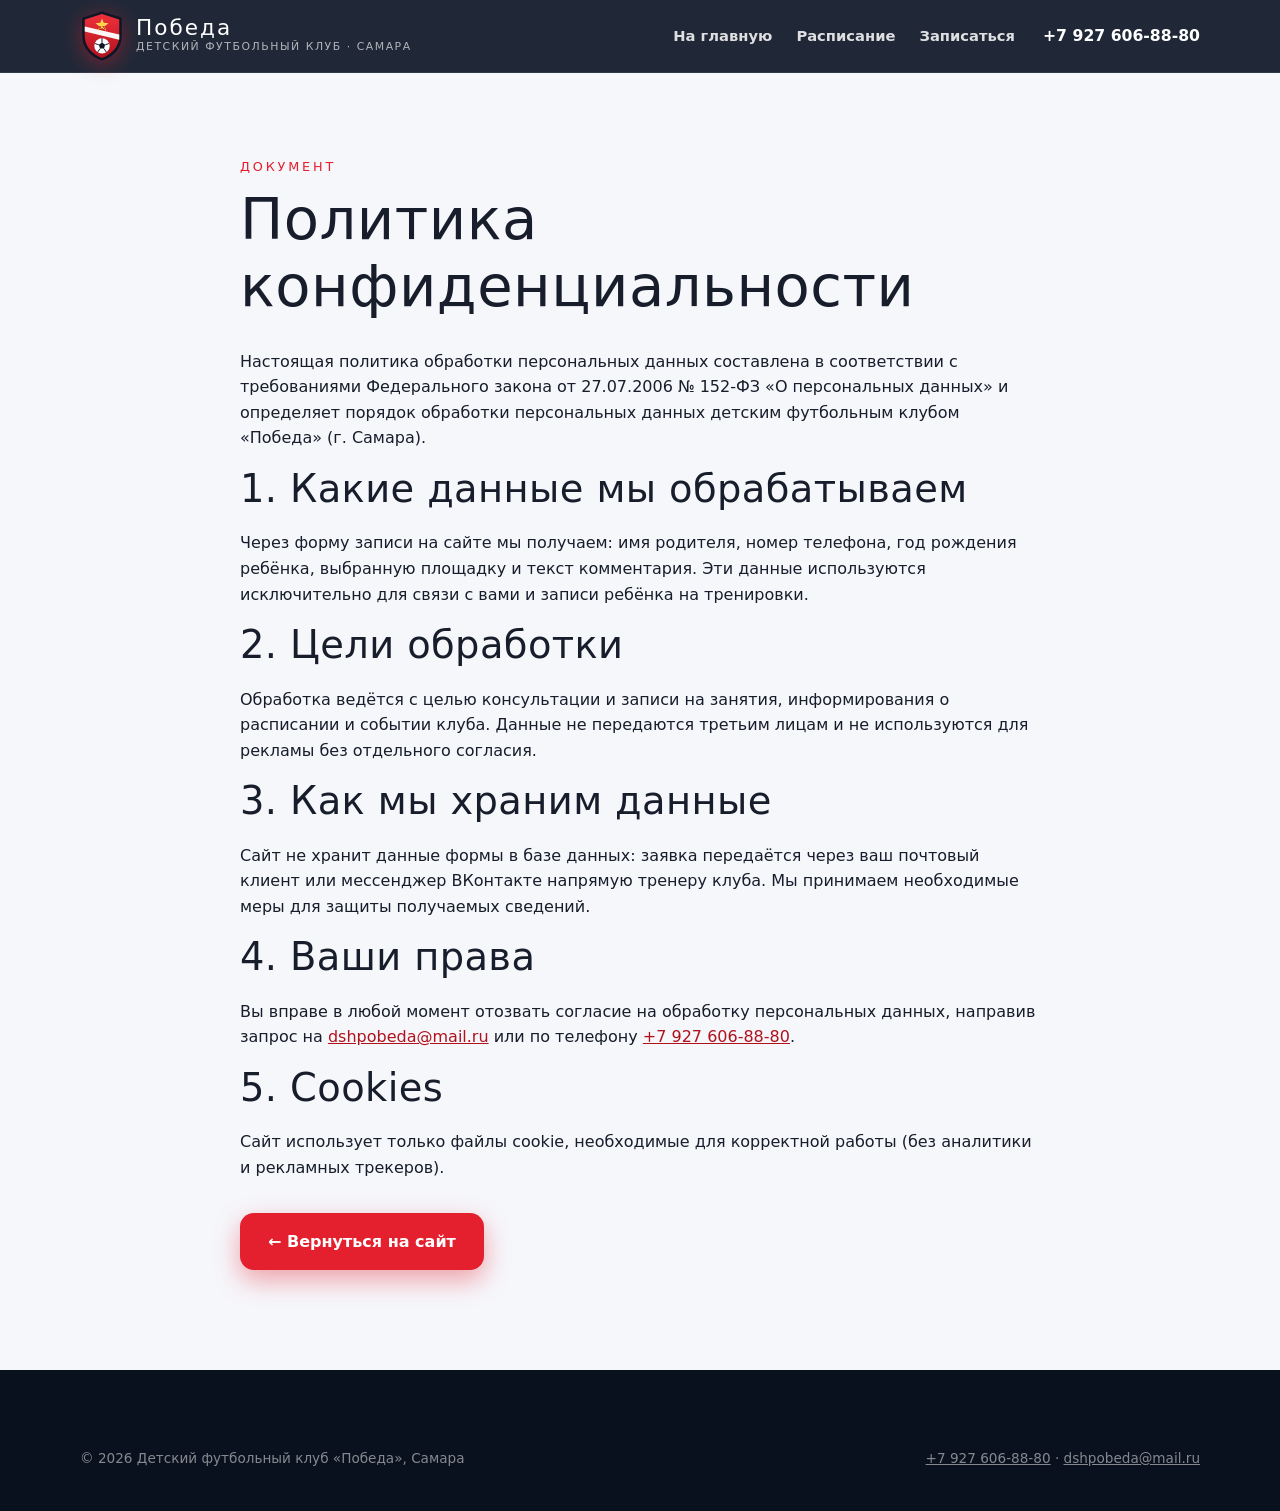
<file: privacy.html>
<!DOCTYPE html>
<html lang="ru">
<head>
<meta charset="UTF-8">
<meta name="viewport" content="width=device-width, initial-scale=1.0">
<title>Политика конфиденциальности — ДФК «Победа» Самара</title>
<meta name="description" content="Политика обработки персональных данных детского футбольного клуба «Победа» (Самара).">
<link rel="icon" type="image/svg+xml" href="assets/img/favicon.svg">
<link rel="stylesheet" href="assets/css/styles.css">
</head>
<body>
<header class="site-header">
  <div class="container header-inner">
    <a class="brand" href="index.html" aria-label="ДФК «Победа» — на главную">
      <img src="assets/img/crest.svg" alt="" class="brand-crest" width="44" height="52">
      <span class="brand-text">
        <span class="brand-name">Победа</span>
        <span class="brand-sub">детский футбольный клуб · Самара</span>
      </span>
    </a>
    <nav class="site-nav" id="site-nav" aria-label="Навигация">
      <a href="index.html">На главную</a>
      <a href="index.html#schedule">Расписание</a>
      <a href="index.html#signup">Записаться</a>
    </nav>
    <div class="header-actions">
      <a class="header-phone" href="tel:+79276068880">+7 927 606-88-80</a>
      <button class="burger" id="burger" aria-expanded="false" aria-controls="site-nav" aria-label="Открыть меню">
        <span></span><span></span><span></span>
      </button>
    </div>
  </div>
</header>

<main id="main">
  <section class="section">
    <div class="container container-narrow">
      <p class="kicker">Документ</p>
      <h1>Политика конфиденциальности</h1>
      <p>Настоящая политика обработки персональных данных составлена в соответствии с требованиями Федерального закона от 27.07.2006 № 152-ФЗ «О персональных данных» и определяет порядок обработки персональных данных детским футбольным клубом «Победа» (г. Самара).</p>

      <h2>1. Какие данные мы обрабатываем</h2>
      <p>Через форму записи на сайте мы получаем: имя родителя, номер телефона, год рождения ребёнка, выбранную площадку и текст комментария. Эти данные используются исключительно для связи с вами и записи ребёнка на тренировки.</p>

      <h2>2. Цели обработки</h2>
      <p>Обработка ведётся с целью консультации и записи на занятия, информирования о расписании и событии клуба. Данные не передаются третьим лицам и не используются для рекламы без отдельного согласия.</p>

      <h2>3. Как мы храним данные</h2>
      <p>Сайт не хранит данные формы в базе данных: заявка передаётся через ваш почтовый клиент или мессенджер ВКонтакте напрямую тренеру клуба. Мы принимаем необходимые меры для защиты получаемых сведений.</p>

      <h2>4. Ваши права</h2>
      <p>Вы вправе в любой момент отозвать согласие на обработку персональных данных, направив запрос на <a href="mailto:dshpobeda@mail.ru">dshpobeda@mail.ru</a> или по телефону <a href="tel:+79276068880">+7 927 606-88-80</a>.</p>

      <h2>5. Cookies</h2>
      <p>Сайт использует только файлы cookie, необходимые для корректной работы (без аналитики и рекламных трекеров).</p>

      <p style="margin-top:2em"><a class="btn btn-primary" href="index.html">← Вернуться на сайт</a></p>
    </div>
  </section>
</main>

<footer class="site-footer">
  <div class="container footer-bottom">
    <p>© <span id="year">2026</span> Детский футбольный клуб «Победа», Самара</p>
    <p><a href="tel:+79276068880" style="color:inherit">+7 927 606-88-80</a> · <a href="mailto:dshpobeda@mail.ru" style="color:inherit">dshpobeda@mail.ru</a></p>
  </div>
</footer>
<script src="assets/js/main.js"></script>
</body>
</html>
</file>
<file: assets/css/styles.css>
/* ============ ДФК «Победа» · Самара ============ */
:root{
  --navy:#0E1626;
  --navy-2:#13203A;
  --navy-3:#1B2C4E;
  --red:#E4202E;
  --red-dark:#B0121D;
  --gold:#FFD34D;
  --paper:#F6F7FB;
  --tint:#EEF1F8;
  --ink:#171D2B;
  --muted:#5A6478;
  --line:#DDE2EE;
  --white:#FFFFFF;
  --radius:18px;
  --shadow:0 18px 40px rgba(14,22,38,.12);
  --font-display:"Russo One", "Arial Black", system-ui, sans-serif;
  --font-body:"Manrope", system-ui, -apple-system, "Segoe UI", sans-serif;
}
*,*::before,*::after{box-sizing:border-box}
html{scroll-behavior:smooth}
@media (prefers-reduced-motion:reduce){
  html{scroll-behavior:auto}
  *,*::before,*::after{animation-duration:.01ms!important;animation-iteration-count:1!important;transition-duration:.01ms!important}
}
body{
  margin:0;
  font-family:var(--font-body);
  color:var(--ink);
  background:var(--paper);
  line-height:1.6;
  -webkit-font-smoothing:antialiased;
}
img{max-width:100%;height:auto;display:block}
a{color:var(--red-dark)}
h1,h2,h3{font-family:var(--font-display);font-weight:400;line-height:1.15;margin:0 0 .5em}
h1{font-size:clamp(2rem,4.6vw,3.6rem);letter-spacing:.5px}
h2{font-size:clamp(1.5rem,3vw,2.4rem);letter-spacing:.4px}
p{margin:0 0 1em}
.container{max-width:1160px;margin:0 auto;padding:0 20px}
.container-narrow{max-width:840px}
.skip-link{position:absolute;left:-9999px;top:0;background:var(--red);color:#fff;padding:10px 16px;z-index:100;border-radius:0 0 10px 0}
.skip-link:focus{left:0}
:focus-visible{outline:3px solid var(--gold);outline-offset:2px}

/* ---------- header ---------- */
.site-header{
  position:sticky;top:0;z-index:50;
  background:rgba(14,22,38,.92);
  backdrop-filter:blur(10px);
  border-bottom:1px solid rgba(255,255,255,.08);
}
.header-inner{display:flex;align-items:center;gap:18px;min-height:72px}
.brand{display:flex;align-items:center;gap:12px;text-decoration:none;color:#fff;margin-right:auto}
.brand-crest{width:44px;height:52px;filter:drop-shadow(0 4px 10px rgba(228,32,46,.45))}
.brand-name{font-family:var(--font-display);font-size:1.35rem;letter-spacing:2px;display:block;line-height:1;color:#fff}
.brand-sub{display:block;font-size:.68rem;letter-spacing:.14em;text-transform:uppercase;color:rgba(255,255,255,.65)}
.site-nav{display:flex;gap:4px;align-items:center}
.site-nav a{color:rgba(255,255,255,.85);text-decoration:none;font-weight:600;font-size:.92rem;padding:8px 10px;border-radius:10px;transition:background .2s,color .2s}
.site-nav a:hover{background:rgba(255,255,255,.1);color:#fff}
.nav-cta{background:var(--red)!important;color:#fff!important}
.nav-cta:hover{background:var(--red-dark)!important}
.header-phone{color:#fff;text-decoration:none;font-weight:800;font-size:.98rem;white-space:nowrap}
.header-phone:hover{color:var(--gold)}
.burger{display:none;flex-direction:column;gap:5px;background:none;border:0;padding:10px;cursor:pointer}
.burger span{display:block;width:26px;height:3px;background:#fff;border-radius:2px;transition:transform .25s,opacity .25s}
.burger[aria-expanded="true"] span:nth-child(1){transform:translateY(8px) rotate(45deg)}
.burger[aria-expanded="true"] span:nth-child(2){opacity:0}
.burger[aria-expanded="true"] span:nth-child(3){transform:translateY(-8px) rotate(-45deg)}
@media (max-width:960px){
  .site-nav{
    position:fixed;inset:72px 0 auto 0;flex-direction:column;align-items:stretch;
    background:var(--navy);padding:16px 20px 24px;gap:6px;
    transform:translateY(-110%);transition:transform .3s ease;box-shadow:var(--shadow);
  }
  .site-nav.open{transform:translateY(0)}
  .site-nav a{font-size:1.05rem;padding:12px}
  .burger{display:flex}
  .header-phone{display:none}
}

/* ---------- hero ---------- */
.hero{
  background:
    radial-gradient(1000px 500px at 85% -10%, rgba(228,32,46,.28), transparent 60%),
    linear-gradient(160deg, var(--navy) 0%, var(--navy-2) 70%, var(--navy-3) 100%);
  color:#fff;
  padding:64px 0 72px;
  overflow:hidden;
  position:relative;
}
.hero::after{
  content:"";position:absolute;right:-140px;top:-140px;width:420px;height:420px;border-radius:50%;
  border:56px solid rgba(255,255,255,.045);pointer-events:none;
}
.hero-grid{display:grid;grid-template-columns:1.05fr .95fr;gap:48px;align-items:center;position:relative}
.hero-badge{display:inline-flex;align-items:center;gap:8px;background:rgba(228,32,46,.16);border:1px solid rgba(228,32,46,.5);color:#FFC9CD;border-radius:999px;padding:6px 14px;font-size:.85rem;font-weight:700;letter-spacing:.04em;margin-bottom:18px}
.hero-badge .dot{width:8px;height:8px;border-radius:50%;background:var(--red);box-shadow:0 0 0 0 rgba(228,32,46,.7);animation:pulse 2s infinite}
@keyframes pulse{70%{box-shadow:0 0 0 10px rgba(228,32,46,0)}100%{box-shadow:0 0 0 0 rgba(228,32,46,0)}}
.accent{color:var(--red)}
.hero-lead{font-size:1.08rem;color:rgba(255,255,255,.82);max-width:56ch}
.hero-cta{display:flex;gap:14px;flex-wrap:wrap;margin:26px 0 34px}
.hero-facts{display:grid;grid-template-columns:repeat(4,1fr);gap:14px;list-style:none;margin:0;padding:0}
.hero-facts li{background:rgba(255,255,255,.06);border:1px solid rgba(255,255,255,.1);border-radius:14px;padding:12px 14px}
.hero-facts strong{display:block;font-family:var(--font-display);font-size:1.4rem;color:var(--gold)}
.hero-facts span{font-size:.78rem;color:rgba(255,255,255,.7)}
.hero-art img{border-radius:22px;box-shadow:0 30px 60px rgba(0,0,0,.45);border:1px solid rgba(255,255,255,.12)}
@media (max-width:900px){
  .hero-grid{grid-template-columns:1fr}
  .hero-facts{grid-template-columns:repeat(2,1fr)}
}

/* ---------- buttons ---------- */
.btn{display:inline-flex;align-items:center;justify-content:center;gap:8px;font-family:var(--font-body);font-weight:800;font-size:1rem;padding:14px 26px;border-radius:14px;text-decoration:none;border:2px solid transparent;cursor:pointer;transition:transform .15s,box-shadow .2s,background .2s,color .2s}
.btn:active{transform:translateY(1px)}
.btn-primary{background:var(--red);color:#fff;box-shadow:0 10px 26px rgba(228,32,46,.4)}
.btn-primary:hover{background:var(--red-dark)}
.btn-ghost{border-color:rgba(255,255,255,.4);color:#fff}
.btn-ghost:hover{border-color:#fff;background:rgba(255,255,255,.08)}
.btn-outline{border-color:var(--red);color:var(--red-dark)}
.btn-outline:hover{background:var(--red);color:#fff}
.btn-wide{width:100%}

/* ---------- ticker ---------- */
.ticker{background:var(--red);color:#fff;overflow:hidden;padding:12px 0;transform:rotate(0)}
.ticker-track{display:flex;gap:34px;width:max-content;animation:ticker 26s linear infinite;font-family:var(--font-display);font-size:.95rem;letter-spacing:1.5px;text-transform:uppercase;white-space:nowrap}
.ticker:hover .ticker-track{animation-play-state:paused}
@keyframes ticker{to{transform:translateX(-50%)}}

/* ---------- sections ---------- */
.section{padding:84px 0}
.section-tint{background:var(--tint)}
.section-dark{background:linear-gradient(170deg,var(--navy),var(--navy-2));color:#fff}
.section-dark h2{color:#fff}
.section-head{max-width:820px;margin-bottom:44px}
.section-head.center,.section-head{margin-left:auto;margin-right:auto}
.kicker{font-family:var(--font-display);color:var(--red);text-transform:uppercase;letter-spacing:.22em;font-size:.8rem;margin-bottom:10px}
.section-dark .kicker{color:var(--gold)}
.section-lead{font-size:1.05rem;color:var(--muted)}
.section-dark .section-lead{color:rgba(255,255,255,.72)}

/* ---------- about ---------- */
.about-grid{display:grid;grid-template-columns:.9fr 1.1fr;gap:44px;align-items:start}
.about-art img{border-radius:var(--radius);box-shadow:var(--shadow)}
.feature-list{list-style:none;margin:0;padding:0;display:grid;grid-template-columns:1fr 1fr;gap:18px}
.feature{background:#fff;border:1px solid var(--line);border-radius:var(--radius);padding:20px;transition:transform .2s,box-shadow .2s}
.feature:hover{transform:translateY(-4px);box-shadow:var(--shadow)}
.feature-ico{display:inline-flex;width:46px;height:46px;border-radius:12px;background:rgba(228,32,46,.1);align-items:center;justify-content:center;font-size:1.4rem;margin-bottom:12px}
.feature h3{font-size:1.02rem;margin-bottom:6px}
.feature p{margin:0;font-size:.92rem;color:var(--muted)}
@media (max-width:900px){.about-grid{grid-template-columns:1fr}.feature-list{grid-template-columns:1fr}}

/* ---------- principles ---------- */
.principles{display:grid;grid-template-columns:repeat(2,1fr);gap:22px}
.principle{background:rgba(255,255,255,.05);border:1px solid rgba(255,255,255,.1);border-left:5px solid var(--red);border-radius:var(--radius);padding:26px}
.principle-num{font-family:var(--font-display);color:var(--gold);font-size:1.1rem;letter-spacing:2px}
.principle h3{margin:.35em 0 .4em;color:#fff}
.principle p{color:rgba(255,255,255,.75);margin:0;font-size:.95rem}
@media (max-width:800px){.principles{grid-template-columns:1fr}}

/* ---------- coaches ---------- */
.coach-grid{display:grid;grid-template-columns:repeat(3,1fr);gap:22px}
.coach-card{background:#fff;border:1px solid var(--line);border-radius:var(--radius);padding:28px 24px;text-align:center;transition:transform .2s,box-shadow .2s}
.coach-card:hover{transform:translateY(-4px);box-shadow:var(--shadow)}
.coach-avatar{width:92px;height:92px;border-radius:50%;margin:0 auto 16px;display:flex;align-items:center;justify-content:center;font-family:var(--font-display);font-size:2rem;color:#fff;background:linear-gradient(145deg,var(--hue,#E4202E),var(--navy));box-shadow:inset 0 -8px 18px rgba(0,0,0,.25)}
.coach-card h3{font-size:1.08rem;margin-bottom:4px}
.coach-role{color:var(--red-dark);font-weight:800;font-size:.85rem;text-transform:uppercase;letter-spacing:.08em;margin-bottom:10px}
.coach-card p:last-child{font-size:.9rem;color:var(--muted);margin:0}
@media (max-width:900px){.coach-grid{grid-template-columns:1fr}}

/* ---------- schedule ---------- */
.sched-filters{display:flex;gap:10px;flex-wrap:wrap;margin-bottom:26px}
.sched-filter{font-family:var(--font-body);font-weight:700;font-size:.92rem;border:2px solid var(--line);background:#fff;color:var(--muted);border-radius:999px;padding:9px 18px;cursor:pointer;transition:all .2s}
.sched-filter:hover{border-color:var(--red);color:var(--red-dark)}
.sched-filter.is-active{background:var(--navy);border-color:var(--navy);color:#fff}
.sched-grid{display:grid;grid-template-columns:repeat(2,1fr);gap:18px}
.sched-card{background:#fff;border:1px solid var(--line);border-top:5px solid var(--red);border-radius:var(--radius);padding:22px;transition:transform .2s,box-shadow .2s}
.sched-card:hover{transform:translateY(-3px);box-shadow:var(--shadow)}
.sched-card header{display:flex;justify-content:space-between;align-items:baseline;gap:10px;flex-wrap:wrap;margin-bottom:14px}
.sched-card h3{font-size:1rem;margin:0}
.sched-age{background:rgba(228,32,46,.1);color:var(--red-dark);font-weight:800;font-size:.8rem;border-radius:999px;padding:4px 12px;white-space:nowrap}
.sched-days{list-style:none;margin:0;padding:0;display:grid;gap:8px}
.sched-days li{display:flex;align-items:baseline;gap:10px;background:var(--tint);border-radius:10px;padding:8px 12px;font-size:.94rem}
.sched-days b{font-family:var(--font-display);color:var(--navy);min-width:30px;font-weight:400}
.sched-days i{margin-left:auto;font-style:normal;color:var(--muted);font-size:.82rem}
.sched-card.is-hidden{display:none}
.sched-note{margin-top:22px;color:var(--muted)}
@media (max-width:800px){.sched-grid{grid-template-columns:1fr}}

/* ---------- prices ---------- */
.price-grid{display:grid;grid-template-columns:repeat(3,1fr);gap:22px;align-items:stretch}
.price-card{position:relative;background:#fff;border:1px solid var(--line);border-radius:var(--radius);padding:30px 26px;display:flex;flex-direction:column;transition:transform .2s,box-shadow .2s}
.price-card:hover{transform:translateY(-4px);box-shadow:var(--shadow)}
.price-card h3{font-size:1.15rem}
.price-value{font-family:var(--font-display);font-size:2.1rem;color:var(--navy);margin:.2em 0}
.price-value span{font-size:1rem;color:var(--muted);font-family:var(--font-body);font-weight:600}
.price-desc{color:var(--muted);font-weight:600}
.price-card ul{list-style:none;margin:14px 0 22px;padding:0;display:grid;gap:9px;flex:1}
.price-card li{padding-left:26px;position:relative;font-size:.94rem}
.price-card li::before{content:"✓";position:absolute;left:0;color:var(--red);font-weight:800}
.price-main{background:var(--navy);border-color:var(--navy);color:#fff;box-shadow:var(--shadow)}
.price-main h3{color:#fff}
.price-main .price-value{color:var(--gold)}
.price-main .price-value span,.price-main .price-desc{color:rgba(255,255,255,.7)}
.price-main li::before{color:var(--gold)}
.price-flag{position:absolute;top:-14px;left:26px;background:var(--red);color:#fff;font-weight:800;font-size:.78rem;letter-spacing:.08em;text-transform:uppercase;border-radius:999px;padding:5px 14px}
@media (max-width:900px){.price-grid{grid-template-columns:1fr}}

/* ---------- locations ---------- */
.loc-grid{display:grid;grid-template-columns:repeat(3,1fr);gap:18px}
.loc-card{background:rgba(255,255,255,.05);border:1px solid rgba(255,255,255,.12);border-radius:var(--radius);padding:24px;transition:border-color .2s,transform .2s}
.loc-card:hover{border-color:var(--red);transform:translateY(-3px)}
.loc-card h3{color:var(--gold);font-size:1.05rem}
.loc-card p{color:rgba(255,255,255,.85);margin-bottom:10px}
.loc-card small{color:rgba(255,255,255,.55)}
.loc-card a{color:#fff;font-weight:700;text-decoration:none;border-bottom:2px solid var(--red)}
.loc-card a:hover{color:var(--gold)}
@media (max-width:900px){.loc-grid{grid-template-columns:1fr 1fr}}
@media (max-width:620px){.loc-grid{grid-template-columns:1fr}}

/* ---------- events ---------- */
.event-grid{display:grid;grid-template-columns:repeat(3,1fr);gap:22px}
.event-card{background:#fff;border:1px solid var(--line);border-radius:var(--radius);padding:26px;display:flex;flex-direction:column;transition:transform .2s,box-shadow .2s}
.event-card:hover{transform:translateY(-4px);box-shadow:var(--shadow)}
.event-tag{align-self:flex-start;background:rgba(228,32,46,.1);color:var(--red-dark);font-weight:800;font-size:.75rem;text-transform:uppercase;letter-spacing:.1em;border-radius:999px;padding:5px 12px;margin-bottom:12px}
.event-card h3{font-size:1.1rem}
.event-card p{color:var(--muted);font-size:.94rem;flex:1}
.event-card a{font-weight:800;text-decoration:none;color:var(--red-dark)}
.event-card a:hover{text-decoration:underline}
@media (max-width:900px){.event-grid{grid-template-columns:1fr}}

/* ---------- reviews ---------- */
.review-grid{display:grid;grid-template-columns:repeat(3,1fr);gap:22px}
.review-card{background:#fff;border:1px solid var(--line);border-radius:var(--radius);padding:28px;margin:0;position:relative}
.review-card::before{content:"“";font-family:var(--font-display);font-size:3.4rem;color:var(--red);line-height:1;display:block;margin-bottom:6px}
.review-card p{font-size:.94rem;color:var(--ink)}
.review-card cite{font-style:normal;font-weight:800;color:var(--red-dark)}
@media (max-width:900px){.review-grid{grid-template-columns:1fr}}

/* ---------- faq ---------- */
.faq-list{display:grid;gap:14px}
.faq-item{background:#fff;border:1px solid var(--line);border-radius:14px;overflow:hidden}
.faq-item summary{cursor:pointer;padding:18px 22px;font-weight:800;list-style:none;display:flex;justify-content:space-between;align-items:center;gap:14px}
.faq-item summary::-webkit-details-marker{display:none}
.faq-item summary::after{content:"+";font-family:var(--font-display);font-size:1.3rem;color:var(--red);transition:transform .2s}
.faq-item[open] summary::after{transform:rotate(45deg)}
.faq-item p{margin:0;padding:0 22px 20px;color:var(--muted)}
.faq-item summary:hover{background:var(--tint)}

/* ---------- signup ---------- */
.signup-grid{display:grid;grid-template-columns:.9fr 1.1fr;gap:52px;align-items:start}
.signup-copy h2{color:#fff}
.signup-copy p{color:rgba(255,255,255,.78)}
.signup-contacts{list-style:none;margin:22px 0 0;padding:0;display:grid;gap:12px}
.signup-contacts a{color:#fff;text-decoration:none;font-weight:700}
.signup-contacts a:hover{color:var(--gold)}
.signup-form{background:#fff;border-radius:22px;padding:34px;color:var(--ink);box-shadow:0 30px 70px rgba(0,0,0,.4)}
.form-row{display:grid;grid-template-columns:1fr 1fr;gap:16px}
.signup-form label{display:block;font-weight:700;font-size:.88rem;margin-bottom:14px;color:var(--navy)}
.signup-form input,.signup-form select,.signup-form textarea{width:100%;font-family:var(--font-body);font-size:1rem;padding:12px 14px;border:2px solid var(--line);border-radius:12px;background:var(--paper);transition:border-color .2s}
.signup-form input:focus,.signup-form select:focus,.signup-form textarea:focus{outline:none;border-color:var(--red)}
.form-wide{display:block}
.consent{display:flex;gap:10px;align-items:flex-start;font-weight:500;font-size:.85rem;color:var(--muted);margin-bottom:18px}
.consent input{width:auto;margin-top:3px;accent-color:var(--red)}
.form-hint{min-height:1.2em;margin:10px 0 0;font-size:.9rem}
.form-hint.is-error{color:var(--red-dark);font-weight:700}
.form-alt{margin-top:14px;border-top:2px dashed var(--line);padding-top:16px;display:grid;gap:12px}
.form-alt p{margin:0;font-weight:700}
@media (max-width:900px){.signup-grid{grid-template-columns:1fr}.form-row{grid-template-columns:1fr}}

/* ---------- footer ---------- */
.site-footer{background:#0A111E;color:rgba(255,255,255,.8);padding:56px 0 28px}
.footer-grid{display:grid;grid-template-columns:1.2fr 1fr 1fr;gap:36px;padding-bottom:36px;border-bottom:1px solid rgba(255,255,255,.1)}
.footer-brand{display:flex;gap:14px;align-items:flex-start}
.footer-brand p{font-size:.92rem}
.footer-nav,.footer-contacts{display:grid;gap:10px;align-content:start}
.footer-nav a,.footer-contacts a{color:rgba(255,255,255,.8);text-decoration:none;font-weight:600;font-size:.94rem}
.footer-nav a:hover,.footer-contacts a:hover{color:var(--gold)}
.footer-bottom{display:flex;justify-content:space-between;gap:16px;flex-wrap:wrap;padding-top:22px;font-size:.85rem;color:rgba(255,255,255,.5)}
@media (max-width:800px){.footer-grid{grid-template-columns:1fr}}

/* ---------- reveal ---------- */
.reveal{opacity:0;transform:translateY(26px);transition:opacity .6s ease,transform .6s ease}
.reveal.is-visible{opacity:1;transform:none}
@media (prefers-reduced-motion:reduce){.reveal{opacity:1;transform:none}}
</file>
